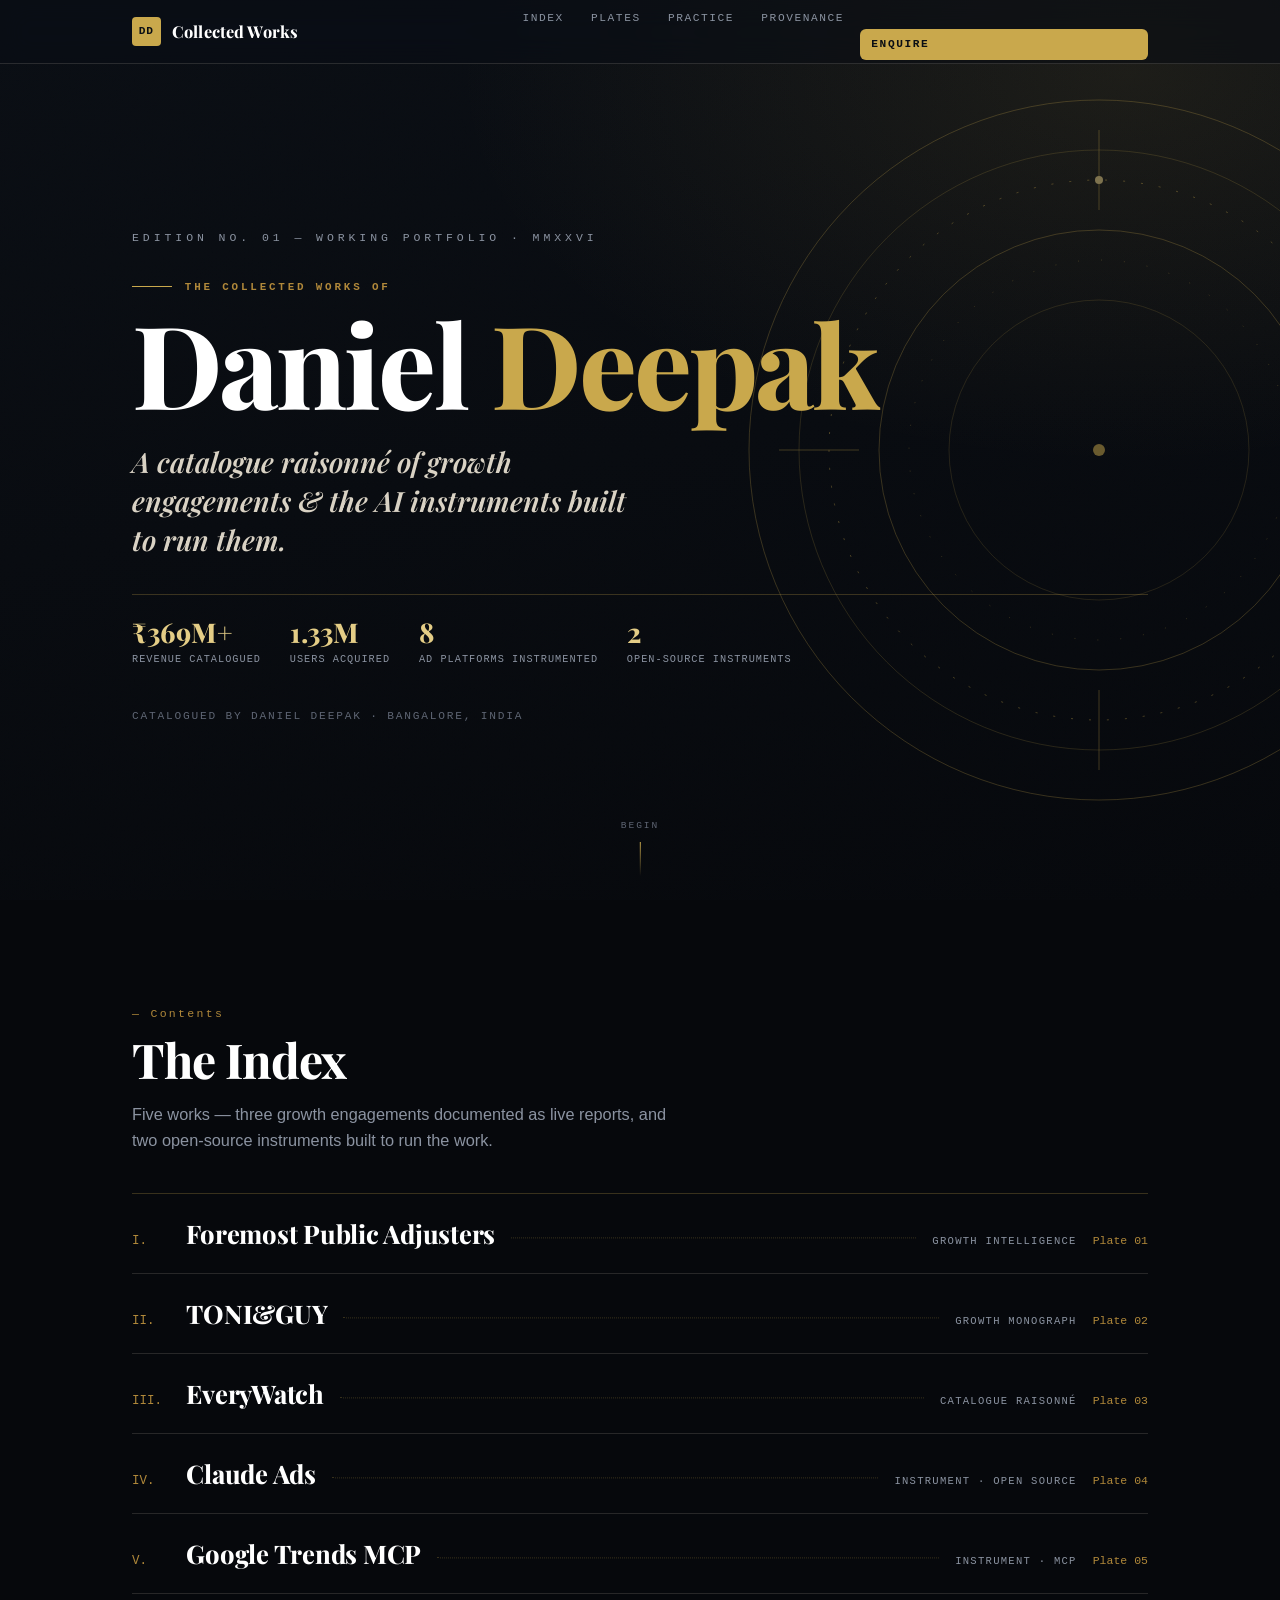
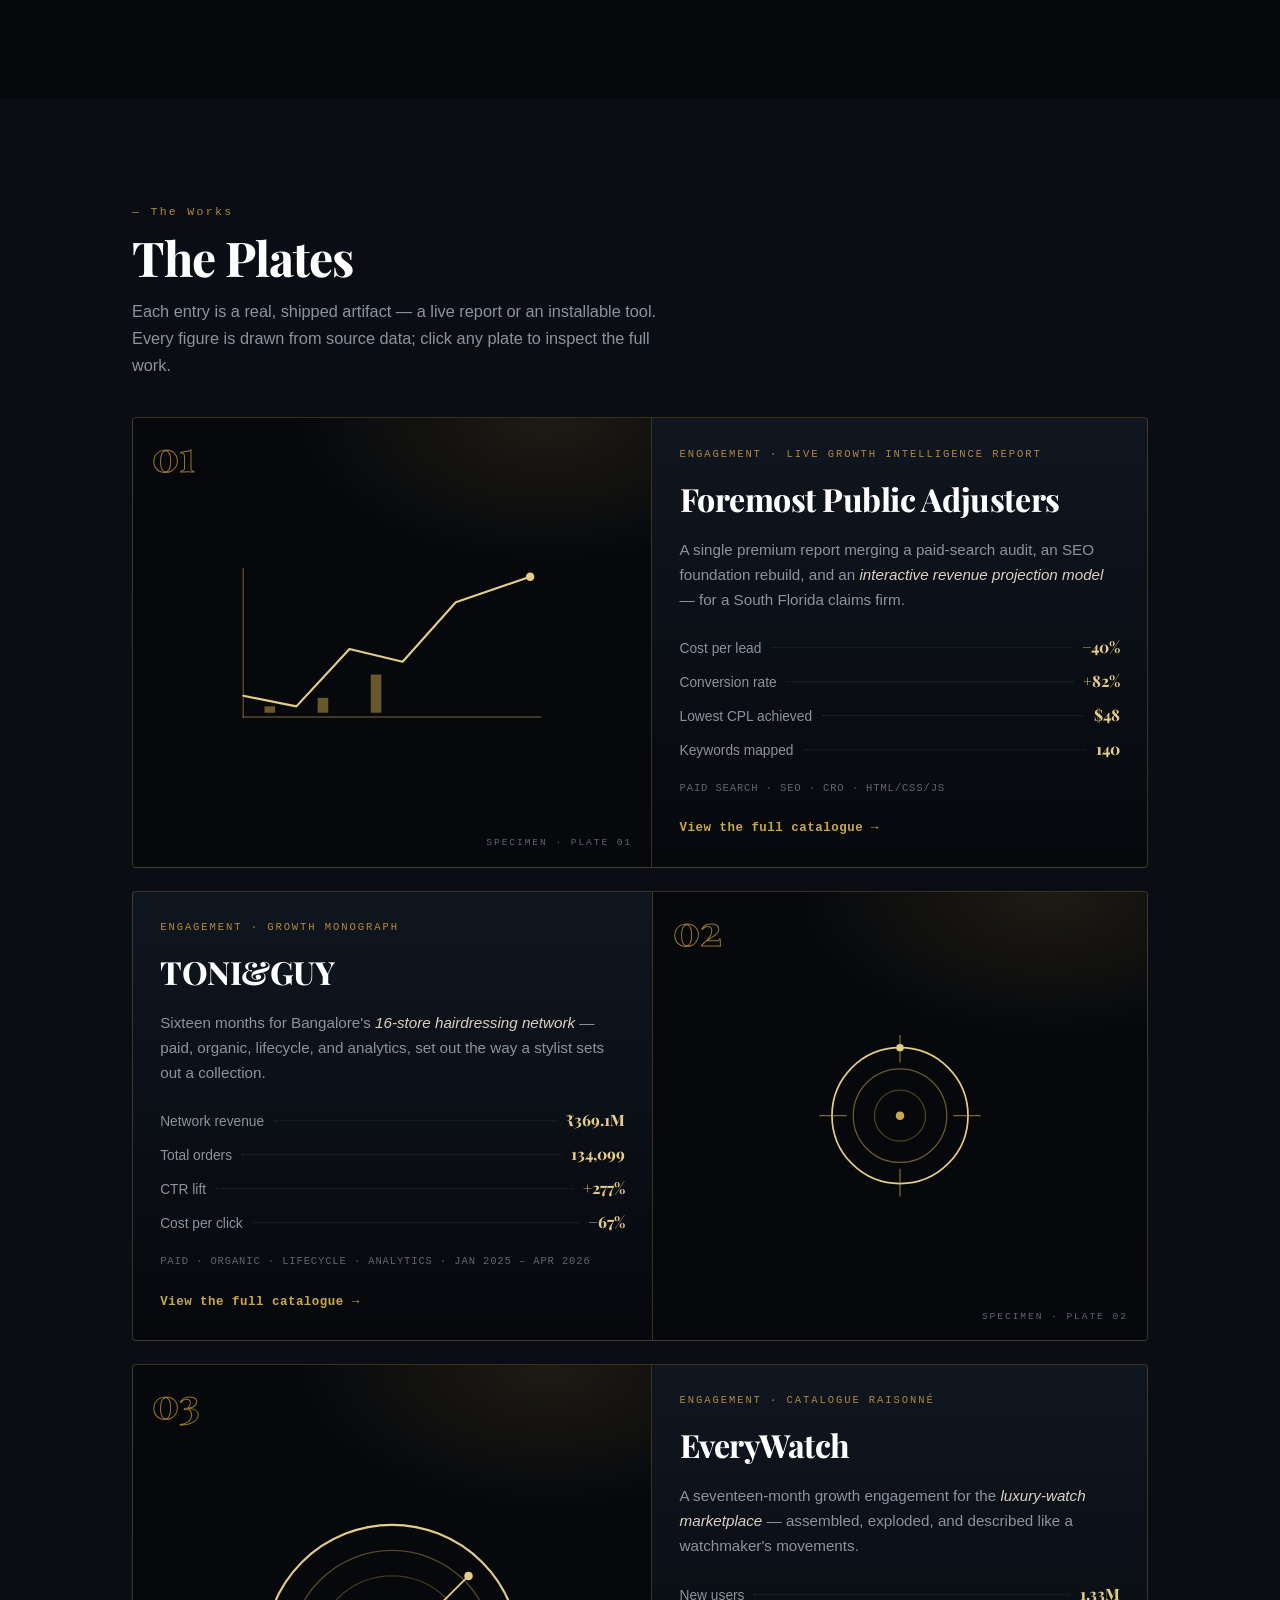
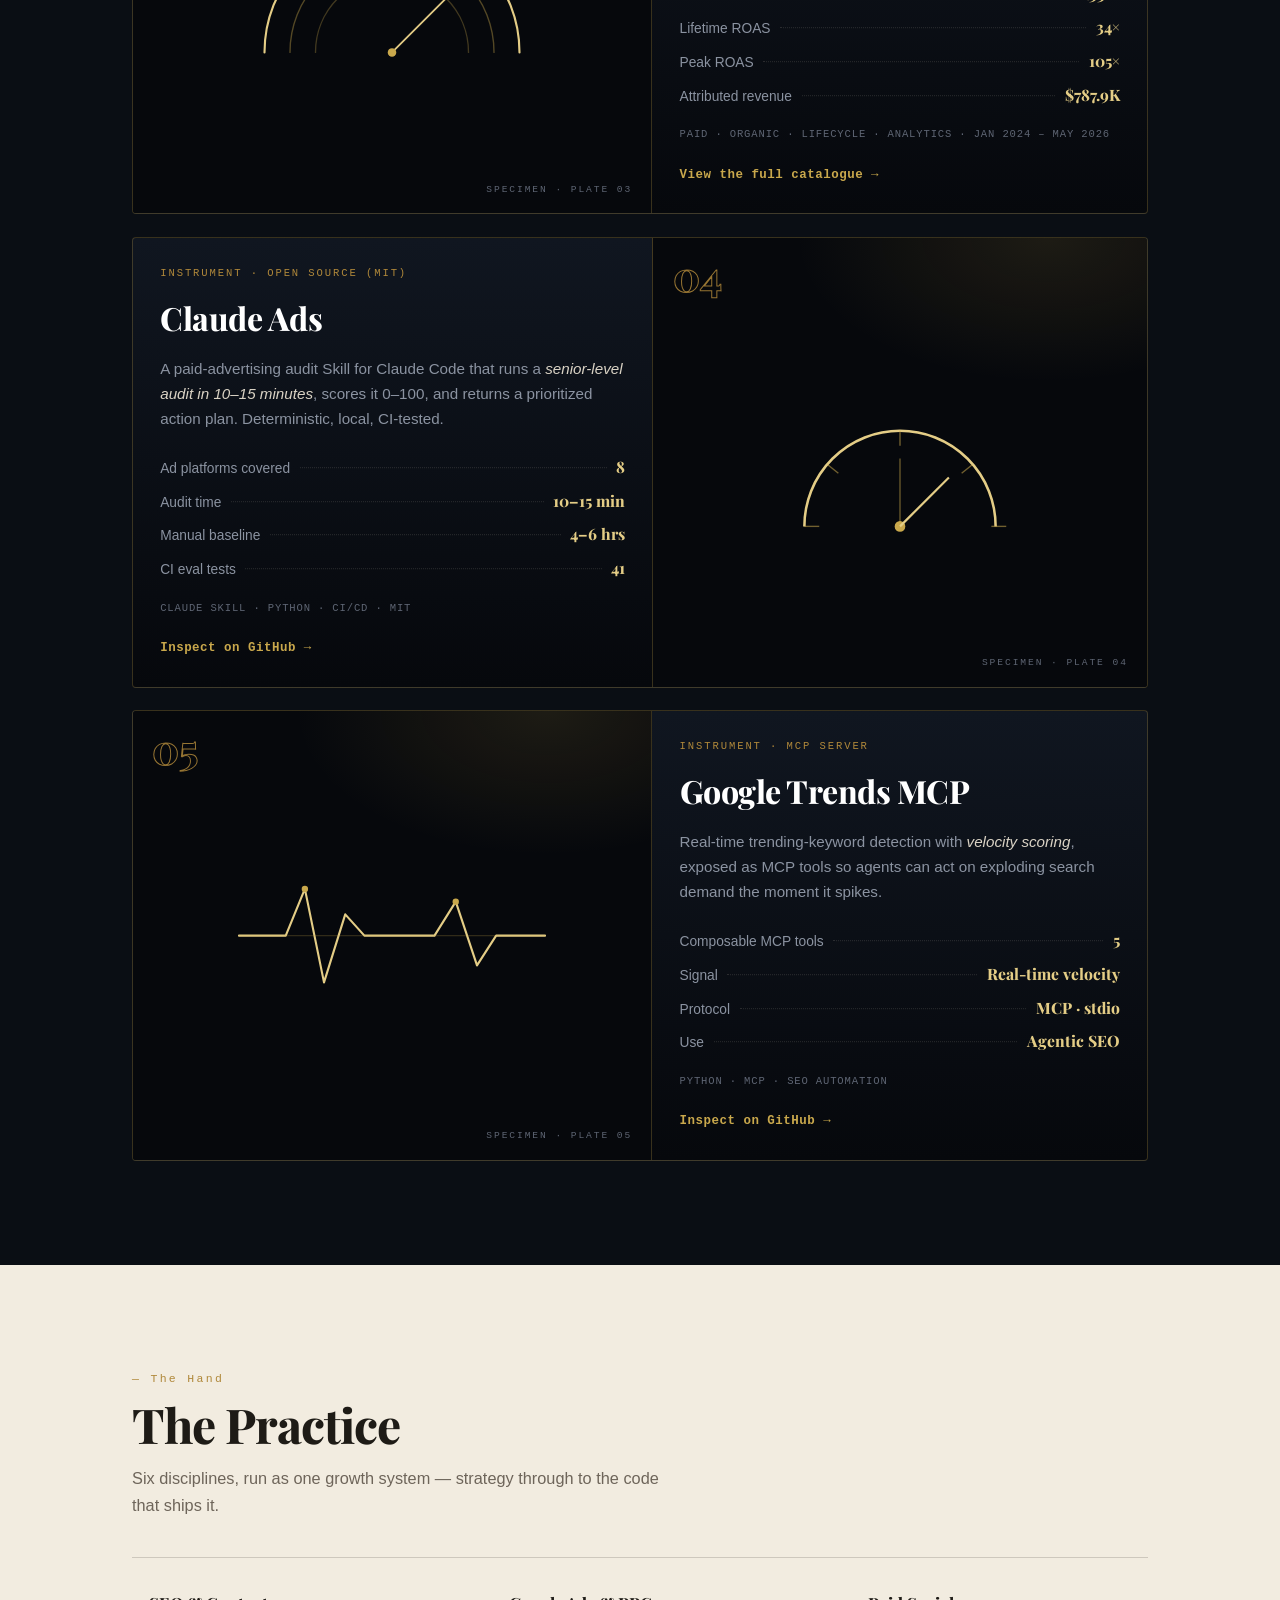
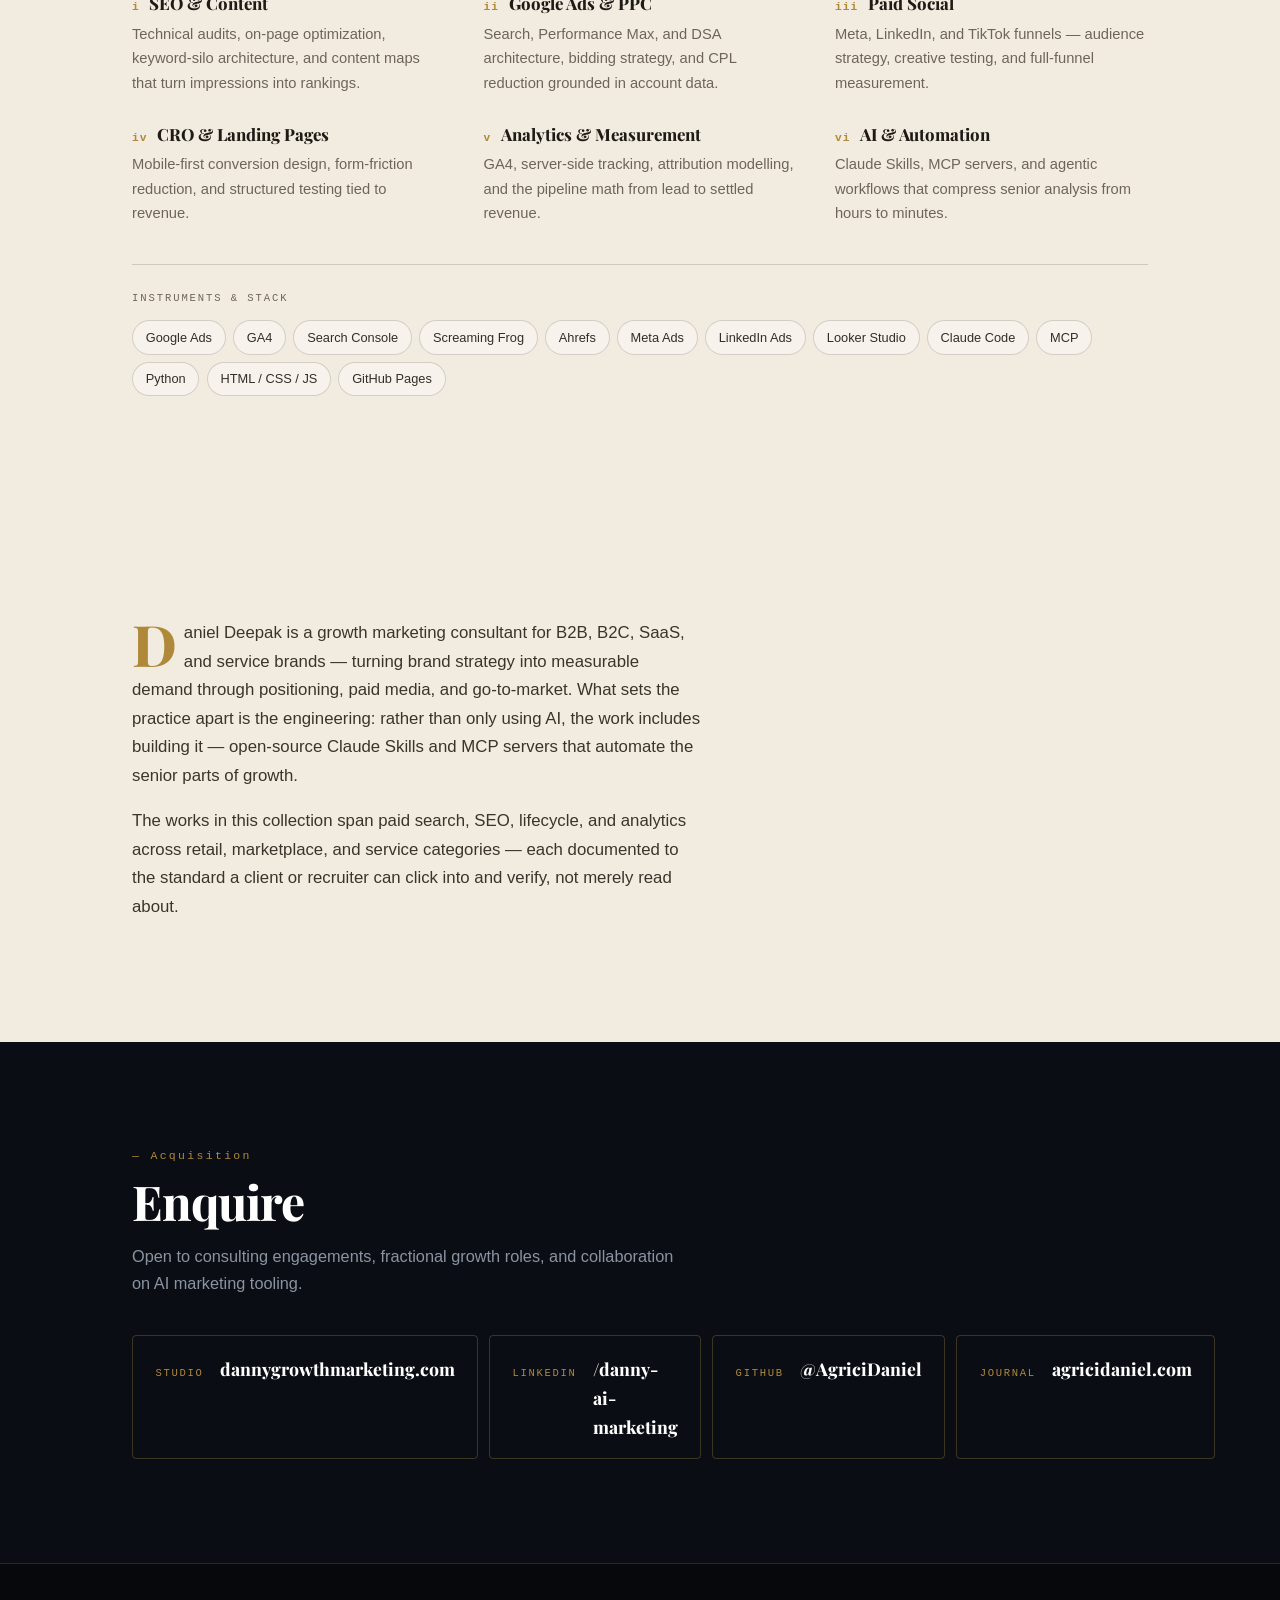
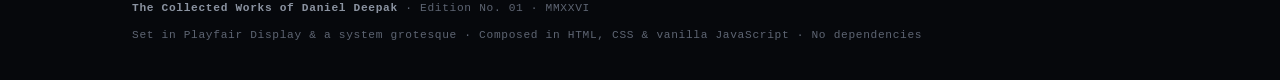
<file: index-2.html>
<!DOCTYPE html>
<html lang="en">
<head>
<meta charset="UTF-8" />
<meta name="viewport" content="width=device-width, initial-scale=1.0" />
<meta name="description" content="The Collected Works of Daniel Deepak — a catalogue raisonné of growth engagements and AI instruments across SEO, paid media, CRO, analytics, and agentic automation." />
<meta name="theme-color" content="#0A0E14" />
<meta property="og:title" content="The Collected Works of Daniel Deepak" />
<meta property="og:description" content="A catalogue raisonné of growth engagements and the AI instruments built to run them." />
<title>Daniel Deepak · Collected Works</title>
<style>
@font-face{font-family:'Playfair';src:url([data-uri]) format('woff2');font-weight:100 900;font-style:normal;font-display:swap}
@font-face{font-family:'Playfair';src:url([data-uri]) format('woff2');font-weight:100 900;font-style:italic;font-display:swap}

:root{
  --ink:#0A0E14; --ink-2:#06080C; --ink-soft:#101620;
  --paper:#F2ECE0; --paper-2:#FAF6EC;
  --gold:#C9A84C; --gold-d:#B0883A; --gold-l:#E4CD86;
  --ivory:#ECE4D4; --cream:#D9D2C4;
  --mute:#8B93A1; --mute-2:#5E6573; --mute-p:#6E655A;
  --rule:rgba(201,168,76,.26); --rule-soft:rgba(236,228,212,.14); --rule-p:rgba(20,16,10,.16);
  --serif:'Playfair',ui-serif,Georgia,'Times New Roman',serif;
  --sans:-apple-system,BlinkMacSystemFont,'Segoe UI',Roboto,Helvetica,Arial,sans-serif;
  --mono:ui-monospace,'SF Mono','Cascadia Code',Menlo,Consolas,monospace;
  --wrap:1120px; --pad:clamp(22px,5vw,52px); --nav-h:58px;--grain:url("data:image/svg+xml,%3Csvg%20xmlns%3D%27http%3A//www.w3.org/2000/svg%27%20width%3D%27160%27%20height%3D%27160%27%3E%3Cfilter%20id%3D%27n%27%3E%3CfeTurbulence%20type%3D%27fractalNoise%27%20baseFrequency%3D%270.9%27%20numOctaves%3D%272%27%20stitchTiles%3D%27stitch%27/%3E%3C/filter%3E%3Crect%20width%3D%27160%27%20height%3D%27160%27%20filter%3D%27url%28%23n%29%27/%3E%3C/svg%3E");
}
*,*::before,*::after{box-sizing:border-box}
html{scroll-behavior:smooth;scroll-padding-top:calc(var(--nav-h) + 10px);-webkit-text-size-adjust:100%}
body{margin:0;background:var(--ink);color:#D8DCE3;font-family:var(--sans);font-size:16px;line-height:1.65;-webkit-font-smoothing:antialiased;text-rendering:optimizeLegibility;overflow-x:hidden}
.serif{font-family:var(--serif);font-weight:700;letter-spacing:-.005em}
.it{font-style:italic;font-weight:500}
.wrap{width:100%;max-width:var(--wrap);margin:0 auto;padding-inline:var(--pad)}
a{color:inherit}
::selection{background:rgba(201,168,76,.3);color:#fff}

/* small-caps label */
.lbl{font-family:var(--mono);font-size:.68rem;letter-spacing:.26em;text-transform:uppercase;color:var(--gold-d);font-weight:600}
.rule-tiny{width:40px;height:1px;background:var(--gold);display:inline-block;vertical-align:middle;margin-right:.8rem}

/* ---------- top bar ---------- */
.bar{position:fixed;top:0;left:0;right:0;height:var(--nav-h);z-index:100;background:rgba(10,14,20,.62);backdrop-filter:blur(14px) saturate(160%);-webkit-backdrop-filter:blur(14px) saturate(160%);border-bottom:1px solid var(--rule-soft)}
.bar__in{max-width:var(--wrap);margin:0 auto;height:100%;padding-inline:var(--pad);display:flex;align-items:center;justify-content:space-between}
.brand{display:flex;align-items:center;gap:.7rem;text-decoration:none}
.brand__m{font-family:var(--mono);font-size:.7rem;font-weight:700;letter-spacing:.08em;color:var(--ink);background:var(--gold);padding:.32rem .42rem;border-radius:4px}
.brand__t{font-family:var(--serif);font-size:1.02rem;font-weight:700;color:#fff;letter-spacing:.01em}
.bar__nav{display:none;gap:.3rem}
.bar__nav a{font-family:var(--mono);font-size:.7rem;letter-spacing:.14em;text-transform:uppercase;color:var(--mute);text-decoration:none;padding:.4rem .7rem;border-radius:6px;transition:color .2s,background .2s}
.bar__nav a:hover,.bar__nav a.on{color:var(--gold-l)}
.bar__nav a.enq{color:var(--ink);background:var(--gold);font-weight:700}
.bar__toggle{display:inline-flex;flex-direction:column;gap:5px;background:none;border:0;padding:8px;cursor:pointer}
.bar__toggle span{width:22px;height:1.5px;background:#fff;transition:.25s}
.bar__toggle[aria-expanded=true] span:nth-child(1){transform:translateY(6.5px) rotate(45deg)}
.bar__toggle[aria-expanded=true] span:nth-child(2){opacity:0}
.bar__toggle[aria-expanded=true] span:nth-child(3){transform:translateY(-6.5px) rotate(-45deg)}
.drawer{position:fixed;inset:var(--nav-h) 0 auto 0;z-index:99;background:var(--ink-2);border-bottom:1px solid var(--rule);transform:translateY(-130%);transition:transform .35s cubic-bezier(.4,0,.2,1);padding:.4rem var(--pad) 1.2rem}
.drawer.open{transform:translateY(0)}
.drawer a{display:block;font-family:var(--mono);font-size:.78rem;letter-spacing:.12em;text-transform:uppercase;color:var(--mute);text-decoration:none;padding:.85rem .2rem;border-bottom:1px solid var(--rule-soft)}
.drawer a.enq{color:var(--gold)}

/* ---------- FRONTISPIECE ---------- */
.front{position:relative;min-height:100vh;min-height:100svh;display:flex;align-items:center;overflow:hidden;background:radial-gradient(1200px 700px at 88% 8%,rgba(201,168,76,.10),transparent 56%),linear-gradient(170deg,var(--ink),var(--ink-2))}
.front__grain{position:absolute;inset:0;opacity:.05;pointer-events:none;mix-blend-mode:overlay;background-image:var(--grain);background-size:200px}
.front__wheel{position:absolute;right:-14%;top:50%;width:min(78vw,720px);height:min(78vw,720px);transform:translateY(-50%);opacity:.5;pointer-events:none}
.front__wheel .spin{transform-origin:360px 360px;animation:spin 90s linear infinite}
@keyframes spin{to{transform:rotate(360deg)}}
.front__in{position:relative;z-index:2;padding-top:var(--nav-h)}
.front__ed{margin:0 0 2rem}
.front__pre{font-family:var(--mono);font-size:.72rem;letter-spacing:.34em;text-transform:uppercase;color:var(--mute);margin:0 0 .6rem}
.front__name{font-family:var(--serif);font-weight:800;font-size:clamp(3rem,12vw,7.2rem);line-height:.94;letter-spacing:-.025em;color:#fff;margin:0}
.front__name .amp{color:var(--gold)}
.front__thesis{font-family:var(--serif);font-style:italic;font-weight:500;font-size:clamp(1.15rem,3.1vw,1.75rem);line-height:1.4;color:var(--cream);max-width:30ch;margin:1.6rem 0 2.2rem}
.front__spec{display:flex;flex-wrap:wrap;gap:.7rem 1.8rem;margin:0 0 2.4rem;padding-top:1.5rem;border-top:1px solid var(--rule)}
.front__spec div{min-width:90px}
.front__spec b{display:block;font-family:var(--serif);font-size:1.5rem;font-weight:700;color:var(--gold-l);line-height:1}
.front__spec span{font-family:var(--mono);font-size:.64rem;letter-spacing:.1em;text-transform:uppercase;color:var(--mute);margin-top:.3rem;display:block}
.front__by{font-family:var(--mono);font-size:.7rem;letter-spacing:.16em;text-transform:uppercase;color:var(--mute-2)}
.front__scroll{position:absolute;left:50%;bottom:1.5rem;transform:translateX(-50%);z-index:3;display:flex;flex-direction:column;align-items:center;gap:.5rem;font-family:var(--mono);font-size:.6rem;letter-spacing:.2em;text-transform:uppercase;color:var(--mute-2);text-decoration:none}
.front__scroll i{width:1px;height:34px;background:linear-gradient(var(--gold),transparent);position:relative;overflow:hidden}
.front__scroll i::after{content:"";position:absolute;left:0;top:-34px;width:1px;height:34px;background:var(--gold-l);animation:fall 2.2s ease-in-out infinite}
@keyframes fall{0%{top:-34px}60%,100%{top:34px}}

/* ---------- SECTION SHELL ---------- */
.sec{padding:clamp(3.6rem,9vw,6.5rem) 0;position:relative}
.sec--paper{background:var(--paper);color:#2A2620}
.sec--ink2{background:var(--ink-2)}
.sec__head{margin:0 0 2.4rem}
.sec__no{font-family:var(--mono);font-size:.72rem;letter-spacing:.2em;color:var(--gold-d);display:block;margin-bottom:.7rem}
.sec__title{font-family:var(--serif);font-weight:800;font-size:clamp(1.9rem,5.4vw,3rem);line-height:1.05;letter-spacing:-.02em;color:#fff;margin:0}
.sec--paper .sec__title{color:#1E1B16}
.sec__sub{font-size:1.02rem;color:var(--mute);max-width:60ch;margin:1rem 0 0}
.sec--paper .sec__sub{color:var(--mute-p)}

/* ---------- THE INDEX ---------- */
.idx{border-top:1px solid var(--rule)}
.idx__row{display:flex;align-items:baseline;gap:1rem;text-decoration:none;padding:1.15rem 0;border-bottom:1px solid var(--rule-soft);transition:padding-left .3s,background .3s;color:inherit}
.idx__row:hover{padding-left:.8rem;background:linear-gradient(90deg,rgba(201,168,76,.06),transparent)}
.idx__rn{font-family:var(--mono);font-size:.78rem;color:var(--gold-d);width:2.4rem;flex:0 0 auto}
.idx__name{font-family:var(--serif);font-size:clamp(1.15rem,3vw,1.6rem);font-weight:700;color:#fff;flex:0 0 auto;letter-spacing:-.01em}
.idx__dots{flex:1;border-bottom:1px dotted var(--rule);transform:translateY(-.35rem);min-width:18px}
.idx__kind{font-family:var(--mono);font-size:.66rem;letter-spacing:.12em;text-transform:uppercase;color:var(--mute);flex:0 0 auto;display:none}
.idx__plate{font-family:var(--mono);font-size:.72rem;color:var(--gold-d);flex:0 0 auto}
.idx__row:hover .idx__name{color:var(--gold-l)}

/* ---------- PLATES ---------- */
.plates{display:flex;flex-direction:column;gap:1.4rem}
.plate{border:1px solid var(--rule);border-radius:4px;overflow:hidden;background:linear-gradient(180deg,var(--ink-soft),var(--ink-2));display:grid;grid-template-columns:1fr;transition:border-color .3s}
.plate:hover{border-color:rgba(201,168,76,.5)}
.plate__visual{position:relative;background:radial-gradient(420px 240px at 80% 0%,rgba(201,168,76,.12),transparent 60%),var(--ink-2);border-bottom:1px solid var(--rule);min-height:200px;display:flex;align-items:center;justify-content:center;padding:1.6rem;overflow:hidden}
.plate__no{position:absolute;left:1.2rem;top:1rem;font-family:var(--serif);font-size:2.6rem;font-weight:800;color:transparent;-webkit-text-stroke:1px var(--gold-d);text-stroke:1px var(--gold-d);line-height:1;opacity:.85}
.plate__pl{position:absolute;right:1.2rem;bottom:1rem;font-family:var(--mono);font-size:.6rem;letter-spacing:.2em;text-transform:uppercase;color:var(--mute-2)}
.plate__visual svg{width:100%;max-width:340px;height:auto;overflow:visible}
.specimen .draw{stroke-dasharray:1;stroke-dashoffset:1;animation:none}
.plate.is-in .specimen .draw{animation:draw 1.6s ease forwards}
@keyframes draw{to{stroke-dashoffset:0}}
.plate__info{padding:1.7rem;display:flex;flex-direction:column;gap:.6rem}
.plate__cat{font-family:var(--mono);font-size:.66rem;letter-spacing:.18em;text-transform:uppercase;color:var(--gold-d);margin:0}
.plate__title{font-family:var(--serif);font-size:clamp(1.5rem,4vw,2rem);font-weight:800;color:#fff;margin:0;letter-spacing:-.015em}
.plate__desc{font-size:.95rem;color:var(--mute);margin:.1rem 0 .4rem}
.plate__desc .it{color:var(--cream)}
.spec{display:flex;flex-direction:column;gap:.45rem;margin:.4rem 0 .2rem}
.spec__r{display:flex;align-items:baseline;gap:.6rem;font-size:.86rem}
.spec__r .k{color:var(--mute);white-space:nowrap}
.spec__r .d{flex:1;border-bottom:1px dotted var(--rule-soft);transform:translateY(-.3rem);min-width:12px}
.spec__r .v{font-family:var(--serif);font-weight:700;color:var(--gold-l);white-space:nowrap;font-size:.98rem}
.plate__disc{font-family:var(--mono);font-size:.66rem;letter-spacing:.08em;color:var(--mute-2);margin:.3rem 0 0;text-transform:uppercase}
.plate__link{margin-top:.7rem;font-family:var(--mono);font-size:.78rem;letter-spacing:.04em;font-weight:700;color:var(--gold);text-decoration:none;align-self:flex-start;border-bottom:1px solid transparent;transition:border-color .2s}
.plate__link:hover{border-color:var(--gold)}

/* ---------- THE PRACTICE (paper) ---------- */
.practice{display:grid;grid-template-columns:1fr;gap:1.6rem 2.4rem;border-top:1px solid var(--rule-p);padding-top:2rem}
.pr{}
.pr__n{font-family:var(--serif);font-size:1.05rem;font-weight:700;color:#1E1B16;margin:0 0 .25rem;display:flex;align-items:baseline;gap:.6rem}
.pr__n i{font-family:var(--mono);font-style:normal;font-size:.7rem;color:var(--gold-d);letter-spacing:.1em}
.pr p{font-size:.92rem;color:var(--mute-p);margin:0}
.tools{margin-top:2.4rem;padding-top:1.6rem;border-top:1px solid var(--rule-p)}
.tools__l{font-family:var(--mono);font-size:.66rem;letter-spacing:.18em;text-transform:uppercase;color:var(--mute-p);margin:0 0 .8rem}
.tools__c{display:flex;flex-wrap:wrap;gap:.45rem}
.tools__c span{font-size:.8rem;color:#332E26;border:1px solid var(--rule-p);border-radius:100px;padding:.35rem .8rem;background:rgba(255,255,255,.4)}

/* ---------- PROVENANCE (paper) ---------- */
.prov{max-width:64ch}
.prov p{font-size:1.05rem;color:#3A352C;line-height:1.7}
.prov p:first-of-type::first-letter{font-family:var(--serif);float:left;font-size:3.4em;line-height:.74;padding:.05em .12em 0 0;color:var(--gold-d);font-weight:800}

/* ---------- ENQUIRE ---------- */
.enq{display:grid;grid-template-columns:1fr;gap:.7rem;margin-top:1.6rem}
.enq a{display:flex;align-items:baseline;justify-content:space-between;gap:1rem;text-decoration:none;border:1px solid var(--rule);border-radius:4px;padding:1.1rem 1.4rem;transition:border-color .25s,background .25s,transform .25s}
.enq a:hover{border-color:var(--gold);background:rgba(201,168,76,.05);transform:translateY(-2px)}
.enq .k{font-family:var(--mono);font-size:.66rem;letter-spacing:.16em;text-transform:uppercase;color:var(--gold-d)}
.enq .v{font-family:var(--serif);font-size:1.1rem;font-weight:700;color:#fff}

/* ---------- COLOPHON ---------- */
.colophon{background:var(--ink-2);border-top:1px solid var(--rule-soft);padding:2.2rem 0}
.colophon__in{display:flex;flex-direction:column;gap:.5rem;font-family:var(--mono);font-size:.7rem;letter-spacing:.06em;color:var(--mute-2)}
.colophon__in b{color:var(--mute);font-weight:600}

/* ---------- reveal + totop ---------- */
.rev{opacity:0;transform:translateY(20px);transition:opacity .8s ease,transform .8s cubic-bezier(.2,.7,.2,1)}
.rev.is-in{opacity:1;transform:none}
.totop{position:fixed;right:18px;bottom:18px;width:42px;height:42px;border-radius:50%;background:var(--gold);color:var(--ink);display:flex;align-items:center;justify-content:center;text-decoration:none;font-size:1.1rem;box-shadow:0 12px 30px rgba(0,0,0,.4);opacity:0;pointer-events:none;transform:translateY(12px);transition:.3s;z-index:90}
.totop.show{opacity:1;pointer-events:auto;transform:none}

/* =========== RESPONSIVE =========== */
@media (min-width:600px){
  .front__spec b{font-size:1.7rem}
  .enq{grid-template-columns:1fr 1fr}
  .idx__kind{display:block}
}
@media (min-width:768px){
  :root{--nav-h:64px}
  .bar__nav{display:flex}.bar__toggle{display:none}
  .plate{grid-template-columns:1.05fr 1fr}
  .plate--flip .plate__visual{order:2;border-bottom:0;border-left:1px solid var(--rule)}
  .plate:not(.plate--flip) .plate__visual{border-bottom:0;border-right:1px solid var(--rule)}
  .practice{grid-template-columns:1fr 1fr}
  .enq{grid-template-columns:repeat(4,1fr)}
}
@media (min-width:1024px){
  .practice{grid-template-columns:repeat(3,1fr)}
}
:focus-visible{outline:2px solid var(--gold);outline-offset:3px}
@media (prefers-reduced-motion:reduce){
  *{animation:none!important;transition:none!important;scroll-behavior:auto!important}
  .rev{opacity:1;transform:none}
  .specimen .draw{stroke-dashoffset:0}
}
@media print{
  .bar,.drawer,.totop,.front__scroll,.front__wheel,.front__grain{display:none!important}
  body{background:#fff;color:#111}
  .front,.sec--ink2,.colophon{background:#fff!important}
  .front__name,.sec__title,.idx__name,.plate__title,.enq .v{color:#111!important}
  .plate,.sec{break-inside:avoid}
  .rev{opacity:1!important;transform:none!important}
}
</style>
</head>
<body id="top">

<!-- ===== TOP BAR ===== -->
<header class="bar">
  <div class="bar__in">
    <a class="brand" href="#top"><span class="brand__m">DD</span><span class="brand__t">Collected Works</span></a>
    <button class="bar__toggle" id="tg" aria-expanded="false" aria-controls="drawer" aria-label="Menu"><span></span><span></span><span></span></button>
    <nav class="bar__nav" aria-label="Sections">
      <a href="#index">Index</a><a href="#plates">Plates</a><a href="#practice">Practice</a><a href="#provenance">Provenance</a><a href="#enquire" class="enq">Enquire</a>
    </nav>
  </div>
</header>
<nav class="drawer" id="drawer" aria-label="Menu">
  <a href="#index">Index</a><a href="#plates">Plates</a><a href="#practice">Practice</a><a href="#provenance">Provenance</a><a href="#enquire" class="enq">Enquire</a>
</nav>

<!-- ===== FRONTISPIECE ===== -->
<section class="front">
  <div class="front__grain"></div>
  <svg class="front__wheel" viewBox="0 0 720 720" xmlns="http://www.w3.org/2000/svg" aria-hidden="true">
    <g fill="none" stroke="#C9A84C" stroke-width="1">
      <circle cx="360" cy="360" r="350" opacity=".5"/>
      <circle cx="360" cy="360" r="300" opacity=".35"/>
      <circle cx="360" cy="360" r="220" opacity=".5"/>
      <circle cx="360" cy="360" r="150" opacity=".3"/>
      <g class="spin">
        <circle cx="360" cy="360" r="270" stroke-dasharray="2 16" opacity=".7"/>
        <circle cx="360" cy="360" r="190" stroke-dasharray="1 22" opacity=".5"/>
        <line x1="360" y1="40" x2="360" y2="120" opacity=".6"/>
        <line x1="360" y1="600" x2="360" y2="680" opacity=".6"/>
        <line x1="40" y1="360" x2="120" y2="360" opacity=".6"/>
        <line x1="600" y1="360" x2="680" y2="360" opacity=".6"/>
        <circle cx="360" cy="90" r="4" fill="#E4CD86" stroke="none"/>
      </g>
      <circle cx="360" cy="360" r="6" fill="#C9A84C" stroke="none"/>
    </g>
  </svg>
  <div class="front__in wrap">
    <div class="front__ed rev">
      <p class="front__pre">Edition No. 01 — Working Portfolio · MMXXVI</p>
    </div>
    <p class="lbl rev"><span class="rule-tiny"></span>The Collected Works of</p>
    <h1 class="front__name rev">Daniel <span class="amp">Deepak</span></h1>
    <p class="front__thesis rev">A catalogue raisonné of growth engagements &amp; the AI instruments built to run them.</p>
    <div class="front__spec rev">
      <div><b>₹369M+</b><span>Revenue catalogued</span></div>
      <div><b>1.33M</b><span>Users acquired</span></div>
      <div><b>8</b><span>Ad platforms instrumented</span></div>
      <div><b>2</b><span>Open-source instruments</span></div>
    </div>
    <p class="front__by rev">Catalogued by Daniel Deepak · Bangalore, India</p>
  </div>
  <a class="front__scroll" href="#index" aria-label="Begin">Begin<i></i></a>
</section>

<!-- ===== THE INDEX ===== -->
<section class="sec sec--ink2" id="index">
  <div class="wrap">
    <header class="sec__head rev">
      <span class="sec__no">— Contents</span>
      <h2 class="sec__title">The Index</h2>
      <p class="sec__sub">Five works — three growth engagements documented as live reports, and two open-source instruments built to run the work.</p>
    </header>
    <div class="idx rev">
      <a class="idx__row" href="#plate-1"><span class="idx__rn">I.</span><span class="idx__name">Foremost Public Adjusters</span><span class="idx__dots"></span><span class="idx__kind">Growth Intelligence</span><span class="idx__plate">Plate 01</span></a>
      <a class="idx__row" href="#plate-2"><span class="idx__rn">II.</span><span class="idx__name">TONI&amp;GUY</span><span class="idx__dots"></span><span class="idx__kind">Growth Monograph</span><span class="idx__plate">Plate 02</span></a>
      <a class="idx__row" href="#plate-3"><span class="idx__rn">III.</span><span class="idx__name">EveryWatch</span><span class="idx__dots"></span><span class="idx__kind">Catalogue Raisonné</span><span class="idx__plate">Plate 03</span></a>
      <a class="idx__row" href="#plate-4"><span class="idx__rn">IV.</span><span class="idx__name">Claude Ads</span><span class="idx__dots"></span><span class="idx__kind">Instrument · Open Source</span><span class="idx__plate">Plate 04</span></a>
      <a class="idx__row" href="#plate-5"><span class="idx__rn">V.</span><span class="idx__name">Google Trends MCP</span><span class="idx__dots"></span><span class="idx__kind">Instrument · MCP</span><span class="idx__plate">Plate 05</span></a>
    </div>
  </div>
</section>

<!-- ===== THE PLATES ===== -->
<section class="sec" id="plates">
  <div class="wrap">
    <header class="sec__head rev">
      <span class="sec__no">— The Works</span>
      <h2 class="sec__title">The Plates</h2>
      <p class="sec__sub">Each entry is a real, shipped artifact — a live report or an installable tool. Every figure is drawn from source data; click any plate to inspect the full work.</p>
    </header>

    <div class="plates">

      <!-- Plate 01 — Foremost -->
      <article class="plate rev" id="plate-1">
        <div class="plate__visual">
          <span class="plate__no">01</span><span class="plate__pl">Specimen · Plate 01</span>
          <svg class="specimen" viewBox="0 0 320 180" xmlns="http://www.w3.org/2000/svg" aria-hidden="true">
            <g fill="none" stroke="#C9A84C" stroke-width="1.4" stroke-linecap="round" stroke-linejoin="round">
              <polyline class="draw" pathLength="1" points="20,140 70,150 120,96 170,108 220,52 290,28" stroke="#E4CD86" stroke-width="2"/>
              <line x1="20" y1="20" x2="20" y2="160" opacity=".4"/><line x1="20" y1="160" x2="300" y2="160" opacity=".4"/>
              <circle cx="290" cy="28" r="4" fill="#E4CD86" stroke="none"/>
            </g>
            <g fill="#C9A84C" opacity=".5"><rect x="40" y="150" width="10" height="6"/><rect x="90" y="142" width="10" height="14"/><rect x="140" y="120" width="10" height="36"/></g>
          </svg>
        </div>
        <div class="plate__info">
          <p class="plate__cat">Engagement · Live Growth Intelligence Report</p>
          <h3 class="plate__title">Foremost Public Adjusters</h3>
          <p class="plate__desc">A single premium report merging a paid-search audit, an SEO foundation rebuild, and an <span class="it">interactive revenue projection model</span> — for a South Florida claims firm.</p>
          <div class="spec">
            <div class="spec__r"><span class="k">Cost per lead</span><span class="d"></span><span class="v">−40%</span></div>
            <div class="spec__r"><span class="k">Conversion rate</span><span class="d"></span><span class="v">+82%</span></div>
            <div class="spec__r"><span class="k">Lowest CPL achieved</span><span class="d"></span><span class="v">$48</span></div>
            <div class="spec__r"><span class="k">Keywords mapped</span><span class="d"></span><span class="v">140</span></div>
          </div>
          <p class="plate__disc">Paid Search · SEO · CRO · HTML/CSS/JS</p>
          <a class="plate__link" href="https://dannygrowthmarketing.github.io/foremost-pa-growth-case-study/?cover" target="_blank" rel="noopener">View the full catalogue →</a>
        </div>
      </article>

      <!-- Plate 02 — ToniAndGuy -->
      <article class="plate plate--flip rev" id="plate-2">
        <div class="plate__visual">
          <span class="plate__no">02</span><span class="plate__pl">Specimen · Plate 02</span>
          <svg class="specimen" viewBox="0 0 320 180" xmlns="http://www.w3.org/2000/svg" aria-hidden="true">
            <g fill="none" stroke="#C9A84C" stroke-width="1.2">
              <circle class="draw" pathLength="1" cx="160" cy="90" r="64" stroke="#E4CD86" stroke-width="1.6"/>
              <circle cx="160" cy="90" r="44" opacity=".5"/><circle cx="160" cy="90" r="24" opacity=".35"/>
              <line x1="160" y1="14" x2="160" y2="40" opacity=".6"/><line x1="160" y1="140" x2="160" y2="166" opacity=".6"/>
              <line x1="84" y1="90" x2="110" y2="90" opacity=".6"/><line x1="210" y1="90" x2="236" y2="90" opacity=".6"/>
              <circle cx="160" cy="26" r="3.5" fill="#E4CD86" stroke="none"/><circle cx="160" cy="90" r="4" fill="#C9A84C" stroke="none"/>
            </g>
          </svg>
        </div>
        <div class="plate__info">
          <p class="plate__cat">Engagement · Growth Monograph</p>
          <h3 class="plate__title">TONI&amp;GUY</h3>
          <p class="plate__desc">Sixteen months for Bangalore's <span class="it">16-store hairdressing network</span> — paid, organic, lifecycle, and analytics, set out the way a stylist sets out a collection.</p>
          <div class="spec">
            <div class="spec__r"><span class="k">Network revenue</span><span class="d"></span><span class="v">₹369.1M</span></div>
            <div class="spec__r"><span class="k">Total orders</span><span class="d"></span><span class="v">134,099</span></div>
            <div class="spec__r"><span class="k">CTR lift</span><span class="d"></span><span class="v">+277%</span></div>
            <div class="spec__r"><span class="k">Cost per click</span><span class="d"></span><span class="v">−67%</span></div>
          </div>
          <p class="plate__disc">Paid · Organic · Lifecycle · Analytics · Jan 2025 – Apr 2026</p>
          <a class="plate__link" href="https://dannygrowthmarketing.github.io/toniandguy-growth-case-study/monograph_16.html" target="_blank" rel="noopener">View the full catalogue →</a>
        </div>
      </article>

      <!-- Plate 03 — EveryWatch -->
      <article class="plate rev" id="plate-3">
        <div class="plate__visual">
          <span class="plate__no">03</span><span class="plate__pl">Specimen · Plate 03</span>
          <svg class="specimen" viewBox="0 0 320 180" xmlns="http://www.w3.org/2000/svg" aria-hidden="true">
            <g fill="none" stroke="#C9A84C" stroke-width="1.3" stroke-linecap="round">
              <path class="draw" pathLength="1" d="M40,150 A120,120 0 0 1 280,150" stroke="#E4CD86" stroke-width="2"/>
              <path d="M64,150 A96,96 0 0 1 256,150" opacity=".4"/>
              <path d="M88,150 A72,72 0 0 1 232,150" opacity=".3"/>
              <line x1="160" y1="150" x2="232" y2="78" stroke="#E4CD86" stroke-width="1.6"/>
              <circle cx="232" cy="78" r="4" fill="#E4CD86" stroke="none"/>
              <circle cx="160" cy="150" r="4" fill="#C9A84C" stroke="none"/>
            </g>
          </svg>
        </div>
        <div class="plate__info">
          <p class="plate__cat">Engagement · Catalogue Raisonné</p>
          <h3 class="plate__title">EveryWatch</h3>
          <p class="plate__desc">A seventeen-month growth engagement for the <span class="it">luxury-watch marketplace</span> — assembled, exploded, and described like a watchmaker's movements.</p>
          <div class="spec">
            <div class="spec__r"><span class="k">New users</span><span class="d"></span><span class="v">1.33M</span></div>
            <div class="spec__r"><span class="k">Lifetime ROAS</span><span class="d"></span><span class="v">34×</span></div>
            <div class="spec__r"><span class="k">Peak ROAS</span><span class="d"></span><span class="v">105×</span></div>
            <div class="spec__r"><span class="k">Attributed revenue</span><span class="d"></span><span class="v">$787.9K</span></div>
          </div>
          <p class="plate__disc">Paid · Organic · Lifecycle · Analytics · Jan 2024 – May 2026</p>
          <a class="plate__link" href="https://dannygrowthmarketing.github.io/everywatch-growth-intelligence/catalogue.html" target="_blank" rel="noopener">View the full catalogue →</a>
        </div>
      </article>

      <!-- Plate 04 — Claude Ads -->
      <article class="plate plate--flip rev" id="plate-4">
        <div class="plate__visual">
          <span class="plate__no">04</span><span class="plate__pl">Specimen · Plate 04</span>
          <svg class="specimen" viewBox="0 0 320 180" xmlns="http://www.w3.org/2000/svg" aria-hidden="true">
            <g fill="none" stroke="#C9A84C" stroke-width="1.3">
              <path class="draw" pathLength="1" d="M70,150 A90,90 0 1 1 250,150" stroke="#E4CD86" stroke-width="2.4"/>
              <line x1="160" y1="150" x2="160" y2="86" opacity=".5"/>
              <g stroke="#C9A84C" opacity=".55">
                <line x1="70" y1="150" x2="84" y2="150"/><line x1="246" y1="150" x2="260" y2="150"/>
                <line x1="92" y1="92" x2="102" y2="100"/><line x1="228" y1="92" x2="218" y2="100"/><line x1="160" y1="60" x2="160" y2="74"/>
              </g>
              <circle cx="160" cy="150" r="5" fill="#C9A84C" stroke="none"/>
              <line x1="160" y1="150" x2="206" y2="104" stroke="#E4CD86" stroke-width="2"/>
            </g>
          </svg>
        </div>
        <div class="plate__info">
          <p class="plate__cat">Instrument · Open Source (MIT)</p>
          <h3 class="plate__title">Claude Ads</h3>
          <p class="plate__desc">A paid-advertising audit Skill for Claude Code that runs a <span class="it">senior-level audit in 10–15 minutes</span>, scores it 0–100, and returns a prioritized action plan. Deterministic, local, CI-tested.</p>
          <div class="spec">
            <div class="spec__r"><span class="k">Ad platforms covered</span><span class="d"></span><span class="v">8</span></div>
            <div class="spec__r"><span class="k">Audit time</span><span class="d"></span><span class="v">10–15 min</span></div>
            <div class="spec__r"><span class="k">Manual baseline</span><span class="d"></span><span class="v">4–6 hrs</span></div>
            <div class="spec__r"><span class="k">CI eval tests</span><span class="d"></span><span class="v">41</span></div>
          </div>
          <p class="plate__disc">Claude Skill · Python · CI/CD · MIT</p>
          <a class="plate__link" href="https://github.com/AgriciDaniel/claude-ads" target="_blank" rel="noopener">Inspect on GitHub →</a>
        </div>
      </article>

      <!-- Plate 05 — MCP -->
      <article class="plate rev" id="plate-5">
        <div class="plate__visual">
          <span class="plate__no">05</span><span class="plate__pl">Specimen · Plate 05</span>
          <svg class="specimen" viewBox="0 0 320 180" xmlns="http://www.w3.org/2000/svg" aria-hidden="true">
            <g fill="none" stroke="#C9A84C" stroke-width="1.4" stroke-linecap="round" stroke-linejoin="round">
              <polyline class="draw" pathLength="1" points="16,90 60,90 78,46 96,134 116,70 134,90 200,90 220,58 240,118 258,90 304,90" stroke="#E4CD86" stroke-width="2"/>
              <line x1="16" y1="90" x2="304" y2="90" opacity=".22"/>
            </g>
            <g fill="#C9A84C"><circle cx="78" cy="46" r="3"/><circle cx="220" cy="58" r="3"/></g>
          </svg>
        </div>
        <div class="plate__info">
          <p class="plate__cat">Instrument · MCP Server</p>
          <h3 class="plate__title">Google Trends MCP</h3>
          <p class="plate__desc">Real-time trending-keyword detection with <span class="it">velocity scoring</span>, exposed as MCP tools so agents can act on exploding search demand the moment it spikes.</p>
          <div class="spec">
            <div class="spec__r"><span class="k">Composable MCP tools</span><span class="d"></span><span class="v">5</span></div>
            <div class="spec__r"><span class="k">Signal</span><span class="d"></span><span class="v">Real-time velocity</span></div>
            <div class="spec__r"><span class="k">Protocol</span><span class="d"></span><span class="v">MCP · stdio</span></div>
            <div class="spec__r"><span class="k">Use</span><span class="d"></span><span class="v">Agentic SEO</span></div>
          </div>
          <p class="plate__disc">Python · MCP · SEO Automation</p>
          <a class="plate__link" href="https://github.com/k-devvv/keyword-scrapper-SEO" target="_blank" rel="noopener">Inspect on GitHub →</a>
        </div>
      </article>

    </div>
  </div>
</section>

<!-- ===== THE PRACTICE (paper) ===== -->
<section class="sec sec--paper" id="practice">
  <div class="wrap">
    <header class="sec__head rev">
      <span class="sec__no">— The Hand</span>
      <h2 class="sec__title">The Practice</h2>
      <p class="sec__sub">Six disciplines, run as one growth system — strategy through to the code that ships it.</p>
    </header>
    <div class="practice rev">
      <div class="pr"><h3 class="pr__n"><i>i</i> SEO &amp; Content</h3><p>Technical audits, on-page optimization, keyword-silo architecture, and content maps that turn impressions into rankings.</p></div>
      <div class="pr"><h3 class="pr__n"><i>ii</i> Google Ads &amp; PPC</h3><p>Search, Performance Max, and DSA architecture, bidding strategy, and CPL reduction grounded in account data.</p></div>
      <div class="pr"><h3 class="pr__n"><i>iii</i> Paid Social</h3><p>Meta, LinkedIn, and TikTok funnels — audience strategy, creative testing, and full-funnel measurement.</p></div>
      <div class="pr"><h3 class="pr__n"><i>iv</i> CRO &amp; Landing Pages</h3><p>Mobile-first conversion design, form-friction reduction, and structured testing tied to revenue.</p></div>
      <div class="pr"><h3 class="pr__n"><i>v</i> Analytics &amp; Measurement</h3><p>GA4, server-side tracking, attribution modelling, and the pipeline math from lead to settled revenue.</p></div>
      <div class="pr"><h3 class="pr__n"><i>vi</i> AI &amp; Automation</h3><p>Claude Skills, MCP servers, and agentic workflows that compress senior analysis from hours to minutes.</p></div>
    </div>
    <div class="tools rev">
      <p class="tools__l">Instruments &amp; stack</p>
      <div class="tools__c"><span>Google Ads</span><span>GA4</span><span>Search Console</span><span>Screaming Frog</span><span>Ahrefs</span><span>Meta Ads</span><span>LinkedIn Ads</span><span>Looker Studio</span><span>Claude Code</span><span>MCP</span><span>Python</span><span>HTML / CSS / JS</span><span>GitHub Pages</span></div>
    </div>
  </div>
</section>

<!-- ===== PROVENANCE (paper) ===== -->
<section class="sec sec--paper" id="provenance" style="padding-top:0">
  <div class="wrap">
    <header class="sec__head rev">
      <span class="sec__no">— Colophon</span>
      <h2 class="sec__title">Provenance</h2>
    </header>
    <div class="prov rev">
      <p>Daniel Deepak is a growth marketing consultant for B2B, B2C, SaaS, and service brands — turning brand strategy into measurable demand through positioning, paid media, and go-to-market. What sets the practice apart is the engineering: rather than only using AI, the work includes building it — open-source Claude Skills and MCP servers that automate the senior parts of growth.</p>
      <p>The works in this collection span paid search, SEO, lifecycle, and analytics across retail, marketplace, and service categories — each documented to the standard a client or recruiter can click into and verify, not merely read about.</p>
    </div>
  </div>
</section>

<!-- ===== ENQUIRE ===== -->
<section class="sec" id="enquire">
  <div class="wrap">
    <header class="sec__head rev">
      <span class="sec__no">— Acquisition</span>
      <h2 class="sec__title">Enquire</h2>
      <p class="sec__sub">Open to consulting engagements, fractional growth roles, and collaboration on AI marketing tooling.</p>
    </header>
    <div class="enq rev">
      <a href="https://dannygrowthmarketing.com" target="_blank" rel="noopener"><span class="k">Studio</span><span class="v">dannygrowthmarketing.com</span></a>
      <a href="https://www.linkedin.com/in/danny-ai-marketing/" target="_blank" rel="noopener"><span class="k">LinkedIn</span><span class="v">/danny-ai-marketing</span></a>
      <a href="https://github.com/AgriciDaniel" target="_blank" rel="noopener"><span class="k">GitHub</span><span class="v">@AgriciDaniel</span></a>
      <a href="https://agricidaniel.com" target="_blank" rel="noopener"><span class="k">Journal</span><span class="v">agricidaniel.com</span></a>
    </div>
  </div>
</section>

<footer class="colophon">
  <div class="wrap colophon__in">
    <span><b>The Collected Works of Daniel Deepak</b> · Edition No. 01 · MMXXVI</span>
    <span>Set in Playfair Display &amp; a system grotesque · Composed in HTML, CSS &amp; vanilla JavaScript · No dependencies</span>
  </div>
</footer>

<a href="#top" class="totop" id="totop" aria-label="Back to top">↑</a>

<script>
(function(){
  "use strict";
  var reduce=matchMedia("(prefers-reduced-motion: reduce)").matches;
  var tg=document.getElementById("tg"),dr=document.getElementById("drawer");
  if(tg&&dr){tg.addEventListener("click",function(){var o=dr.classList.toggle("open");tg.setAttribute("aria-expanded",o?"true":"false");});
    dr.querySelectorAll("a").forEach(function(a){a.addEventListener("click",function(){dr.classList.remove("open");tg.setAttribute("aria-expanded","false");});});}
  var top=document.getElementById("totop"),links=[].slice.call(document.querySelectorAll('.bar__nav a[href^="#"]'));
  var secs=links.map(function(a){return document.querySelector(a.getAttribute("href"));});
  addEventListener("scroll",function(){var y=pageYOffset;if(top)top.classList.toggle("show",y>700);
    var i=-1,mid=y+innerHeight*0.3;secs.forEach(function(s,k){if(s&&s.offsetTop<=mid)i=k;});
    links.forEach(function(a,k){a.classList.toggle("on",k===i);});},{passive:true});
  var els=[].slice.call(document.querySelectorAll(".rev, .plate"));
  if(reduce||!("IntersectionObserver"in window)){els.forEach(function(e){e.classList.add("is-in");});}
  else{var io=new IntersectionObserver(function(en){en.forEach(function(e){if(e.isIntersecting){e.target.classList.add("is-in");io.unobserve(e.target);}});},{threshold:.12,rootMargin:"0px 0px -8% 0px"});els.forEach(function(e){io.observe(e);});}
})();
</script>
</body>
</html>
</file>
